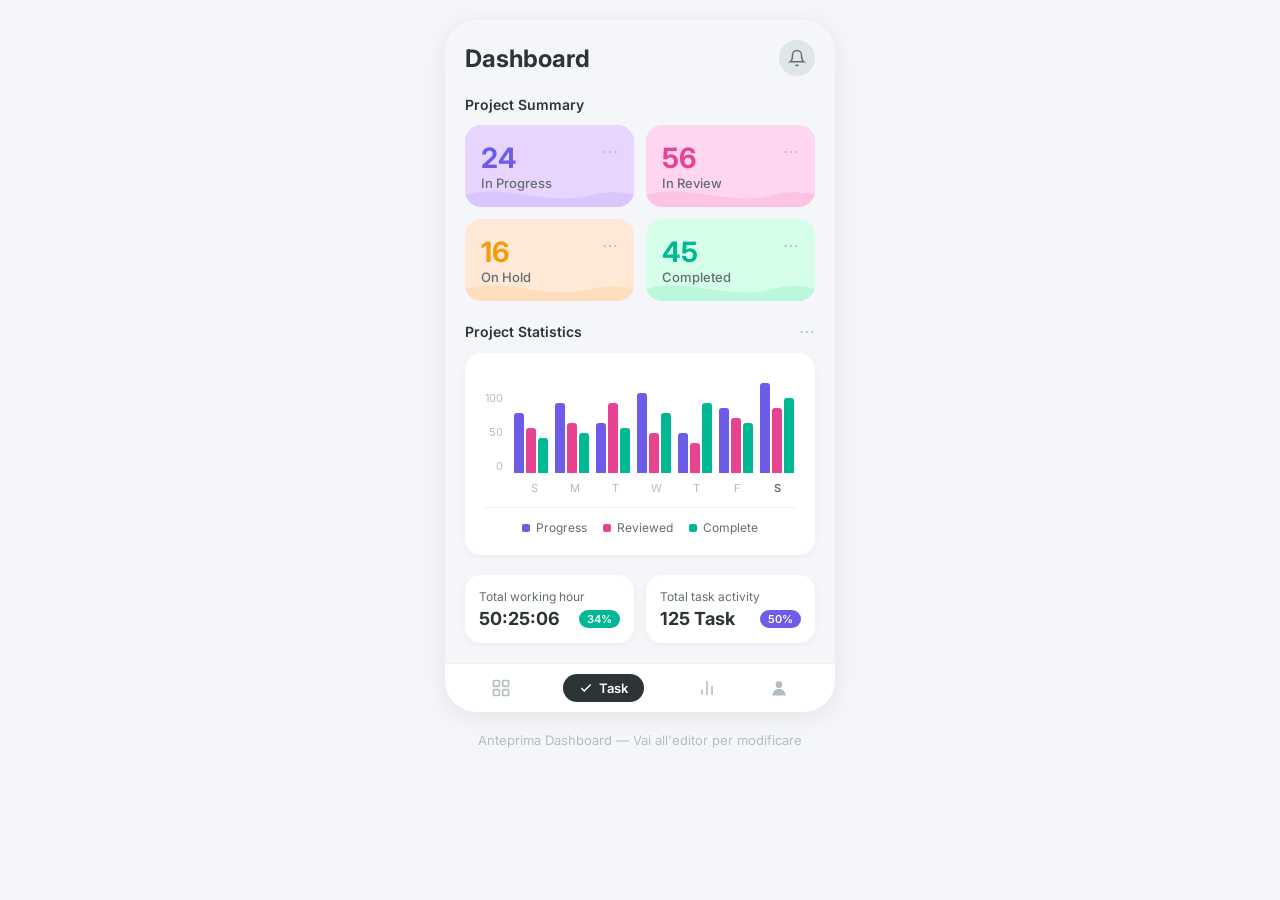
<file: preview-dashboard.html>
<!DOCTYPE html>
<html lang="it">
<head>
  <meta charset="UTF-8">
  <meta name="viewport" content="width=device-width, initial-scale=1.0">
  <title>UI Builder — Anteprima Dashboard</title>
  <link href="https://fonts.googleapis.com/css2?family=Inter:wght@400;500;600;700&display=swap" rel="stylesheet">
  <style>
    * { margin: 0; padding: 0; box-sizing: border-box; }
    body { font-family: 'Inter', sans-serif; background: #F5F6FA; }
    .phone-frame {
      max-width: 390px;
      margin: 20px auto;
      background: #F5F6FA;
      border-radius: 32px;
      box-shadow: 0 4px 24px rgba(0,0,0,0.08);
      overflow: hidden;
    }
  </style>
</head>
<body>
  <div class="phone-frame">

    <!-- HEADER -->
    <div style="display: flex; justify-content: space-between; align-items: center; padding: 20px; background: #F5F6FA;">
      <h1 style="font-size: 24px; font-weight: 700; color: #2D3436; margin: 0;">Dashboard</h1>
      <div style="width: 36px; height: 36px; background: #DFE6E9; border-radius: 50%; display: flex; align-items: center; justify-content: center;">
        <svg width="18" height="18" viewBox="0 0 24 24" fill="none" stroke="#636E72" stroke-width="2"><path d="M18 8A6 6 0 0 0 6 8c0 7-3 9-3 9h18s-3-2-3-9"/><path d="M13.73 21a2 2 0 0 1-3.46 0"/></svg>
      </div>
    </div>

    <!-- PROJECT SUMMARY -->
    <div style="padding: 0 20px 20px;">
      <div style="font-size: 14px; font-weight: 600; color: #2D3436; margin-bottom: 12px;">Project Summary</div>
      <div style="display: grid; grid-template-columns: 1fr 1fr; gap: 12px;">
        <div style="background: #E8D5FF; border-radius: 16px; padding: 16px; position: relative; overflow: hidden;">
          <div style="display: flex; justify-content: space-between; align-items: flex-start; position: relative;">
            <div><div style="font-size: 28px; font-weight: 700; color: #6C5CE7;">24</div><div style="font-size: 13px; color: #636E72; font-weight: 500;">In Progress</div></div>
            <span style="color: #B2BEC3;">⋯</span>
          </div>
          <svg style="position: absolute; bottom: 0; left: 0; width: 100%; height: 24px; opacity: 0.12;" viewBox="0 0 140 24" preserveAspectRatio="none"><path d="M0,12 C35,0 70,24 105,12 C122.5,6 140,12 140,12 L140,24 L0,24 Z" fill="#6C5CE7"/></svg>
        </div>
        <div style="background: #FFD5F0; border-radius: 16px; padding: 16px; position: relative; overflow: hidden;">
          <div style="display: flex; justify-content: space-between; align-items: flex-start; position: relative;">
            <div><div style="font-size: 28px; font-weight: 700; color: #E84393;">56</div><div style="font-size: 13px; color: #636E72; font-weight: 500;">In Review</div></div>
            <span style="color: #B2BEC3;">⋯</span>
          </div>
          <svg style="position: absolute; bottom: 0; left: 0; width: 100%; height: 24px; opacity: 0.12;" viewBox="0 0 140 24" preserveAspectRatio="none"><path d="M0,12 C35,0 70,24 105,12 C122.5,6 140,12 140,12 L140,24 L0,24 Z" fill="#E84393"/></svg>
        </div>
        <div style="background: #FFE8D5; border-radius: 16px; padding: 16px; position: relative; overflow: hidden;">
          <div style="display: flex; justify-content: space-between; align-items: flex-start; position: relative;">
            <div><div style="font-size: 28px; font-weight: 700; color: #F39C12;">16</div><div style="font-size: 13px; color: #636E72; font-weight: 500;">On Hold</div></div>
            <span style="color: #B2BEC3;">⋯</span>
          </div>
          <svg style="position: absolute; bottom: 0; left: 0; width: 100%; height: 24px; opacity: 0.12;" viewBox="0 0 140 24" preserveAspectRatio="none"><path d="M0,12 C35,0 70,24 105,12 C122.5,6 140,12 140,12 L140,24 L0,24 Z" fill="#F39C12"/></svg>
        </div>
        <div style="background: #D5FFE8; border-radius: 16px; padding: 16px; position: relative; overflow: hidden;">
          <div style="display: flex; justify-content: space-between; align-items: flex-start; position: relative;">
            <div><div style="font-size: 28px; font-weight: 700; color: #00B894;">45</div><div style="font-size: 13px; color: #636E72; font-weight: 500;">Completed</div></div>
            <span style="color: #B2BEC3;">⋯</span>
          </div>
          <svg style="position: absolute; bottom: 0; left: 0; width: 100%; height: 24px; opacity: 0.12;" viewBox="0 0 140 24" preserveAspectRatio="none"><path d="M0,12 C35,0 70,24 105,12 C122.5,6 140,12 140,12 L140,24 L0,24 Z" fill="#00B894"/></svg>
        </div>
      </div>
    </div>

    <!-- PROJECT STATISTICS -->
    <div style="padding: 0 20px 20px;">
      <div style="display: flex; justify-content: space-between; align-items: center; margin-bottom: 12px;">
        <div style="font-size: 14px; font-weight: 600; color: #2D3436;">Project Statistics</div>
        <span style="color: #B2BEC3;">⋯</span>
      </div>
      <div style="background: white; border-radius: 16px; padding: 20px; box-shadow: 0 2px 8px rgba(0,0,0,0.04);">
        <!-- Bars -->
        <div style="display: flex; align-items: flex-end; gap: 6px; height: 100px;">
          <div style="flex-direction: column; align-items: flex-end; display: flex; padding-right: 4px; gap: 20px; font-size: 11px; color: #B2BEC3;">
            <span>100</span><span>50</span><span>0</span>
          </div>
          <div style="flex:1; display:flex; justify-content:center; gap:2px; align-items:flex-end; height:100px;"><div style="width:10px; background:#6C5CE7; border-radius:3px 3px 0 0; height:60px"></div><div style="width:10px; background:#E84393; border-radius:3px 3px 0 0; height:45px"></div><div style="width:10px; background:#00B894; border-radius:3px 3px 0 0; height:35px"></div></div>
          <div style="flex:1; display:flex; justify-content:center; gap:2px; align-items:flex-end; height:100px;"><div style="width:10px; background:#6C5CE7; border-radius:3px 3px 0 0; height:70px"></div><div style="width:10px; background:#E84393; border-radius:3px 3px 0 0; height:50px"></div><div style="width:10px; background:#00B894; border-radius:3px 3px 0 0; height:40px"></div></div>
          <div style="flex:1; display:flex; justify-content:center; gap:2px; align-items:flex-end; height:100px;"><div style="width:10px; background:#6C5CE7; border-radius:3px 3px 0 0; height:50px"></div><div style="width:10px; background:#E84393; border-radius:3px 3px 0 0; height:70px"></div><div style="width:10px; background:#00B894; border-radius:3px 3px 0 0; height:45px"></div></div>
          <div style="flex:1; display:flex; justify-content:center; gap:2px; align-items:flex-end; height:100px;"><div style="width:10px; background:#6C5CE7; border-radius:3px 3px 0 0; height:80px"></div><div style="width:10px; background:#E84393; border-radius:3px 3px 0 0; height:40px"></div><div style="width:10px; background:#00B894; border-radius:3px 3px 0 0; height:60px"></div></div>
          <div style="flex:1; display:flex; justify-content:center; gap:2px; align-items:flex-end; height:100px;"><div style="width:10px; background:#6C5CE7; border-radius:3px 3px 0 0; height:40px"></div><div style="width:10px; background:#E84393; border-radius:3px 3px 0 0; height:30px"></div><div style="width:10px; background:#00B894; border-radius:3px 3px 0 0; height:70px"></div></div>
          <div style="flex:1; display:flex; justify-content:center; gap:2px; align-items:flex-end; height:100px;"><div style="width:10px; background:#6C5CE7; border-radius:3px 3px 0 0; height:65px"></div><div style="width:10px; background:#E84393; border-radius:3px 3px 0 0; height:55px"></div><div style="width:10px; background:#00B894; border-radius:3px 3px 0 0; height:50px"></div></div>
          <div style="flex:1; display:flex; justify-content:center; gap:2px; align-items:flex-end; height:100px;"><div style="width:10px; background:#6C5CE7; border-radius:3px 3px 0 0; height:90px"></div><div style="width:10px; background:#E84393; border-radius:3px 3px 0 0; height:65px"></div><div style="width:10px; background:#00B894; border-radius:3px 3px 0 0; height:75px"></div></div>
        </div>
        <!-- Days -->
        <div style="display: flex; gap: 6px; margin-top: 8px; margin-left: 32px;">
          <div style="flex:1; text-align:center; font-size:11px; color:#B2BEC3;">S</div>
          <div style="flex:1; text-align:center; font-size:11px; color:#B2BEC3;">M</div>
          <div style="flex:1; text-align:center; font-size:11px; color:#B2BEC3;">T</div>
          <div style="flex:1; text-align:center; font-size:11px; color:#B2BEC3;">W</div>
          <div style="flex:1; text-align:center; font-size:11px; color:#B2BEC3;">T</div>
          <div style="flex:1; text-align:center; font-size:11px; color:#B2BEC3;">F</div>
          <div style="flex:1; text-align:center; font-size:11px; color:#636E72; font-weight:600;">S</div>
        </div>
        <!-- Legend -->
        <div style="display: flex; gap: 16px; justify-content: center; margin-top: 12px; padding-top: 12px; border-top: 1px solid #F0F0F0;">
          <div style="display: flex; align-items: center; gap: 6px; font-size: 12px; color: #636E72;"><span style="width:8px;height:8px;background:#6C5CE7;border-radius:2px"></span> Progress</div>
          <div style="display: flex; align-items: center; gap: 6px; font-size: 12px; color: #636E72;"><span style="width:8px;height:8px;background:#E84393;border-radius:2px"></span> Reviewed</div>
          <div style="display: flex; align-items: center; gap: 6px; font-size: 12px; color: #636E72;"><span style="width:8px;height:8px;background:#00B894;border-radius:2px"></span> Complete</div>
        </div>
      </div>
    </div>

    <!-- BOTTOM STATS -->
    <div style="padding: 0 20px 20px;">
      <div style="display: flex; gap: 12px;">
        <div style="flex:1; background:white; border-radius:16px; padding:14px; box-shadow:0 2px 8px rgba(0,0,0,0.04);">
          <div style="font-size:12px; color:#636E72; margin-bottom:4px;">Total working hour</div>
          <div style="display:flex; justify-content:space-between; align-items:center;">
            <span style="font-size:18px; font-weight:700; color:#2D3436;">50:25:06</span>
            <span style="font-size:11px; font-weight:600; color:white; background:#00B894; padding:2px 8px; border-radius:20px;">34%</span>
          </div>
        </div>
        <div style="flex:1; background:white; border-radius:16px; padding:14px; box-shadow:0 2px 8px rgba(0,0,0,0.04);">
          <div style="font-size:12px; color:#636E72; margin-bottom:4px;">Total task activity</div>
          <div style="display:flex; justify-content:space-between; align-items:center;">
            <span style="font-size:18px; font-weight:700; color:#2D3436;">125 Task</span>
            <span style="font-size:11px; font-weight:600; color:white; background:#6C5CE7; padding:2px 8px; border-radius:20px;">50%</span>
          </div>
        </div>
      </div>
    </div>

    <!-- BOTTOM NAV -->
    <div style="display: flex; justify-content: space-around; align-items: center; padding: 10px 20px; background: white; border-top: 1px solid #F0F0F0;">
      <svg width="20" height="20" viewBox="0 0 24 24" fill="none" stroke="#B2BEC3" stroke-width="2"><rect x="3" y="3" width="7" height="7" rx="1"/><rect x="14" y="3" width="7" height="7" rx="1"/><rect x="3" y="14" width="7" height="7" rx="1"/><rect x="14" y="14" width="7" height="7" rx="1"/></svg>
      <div style="display:flex; align-items:center; gap:6px; background:#2D3436; padding:6px 16px; border-radius:20px;">
        <svg width="14" height="14" viewBox="0 0 24 24" fill="none" stroke="white" stroke-width="2.5"><polyline points="20 6 9 17 4 12"/></svg>
        <span style="font-size:13px; font-weight:600; color:white;">Task</span>
      </div>
      <svg width="20" height="20" viewBox="0 0 24 24" fill="none" stroke="#B2BEC3" stroke-width="2"><line x1="18" y1="20" x2="18" y2="10"/><line x1="12" y1="20" x2="12" y2="4"/><line x1="6" y1="20" x2="6" y2="14"/></svg>
      <svg width="20" height="20" viewBox="0 0 24 24" fill="#B2BEC3"><circle cx="12" cy="8" r="4"/><path d="M4 21c0-4 3.6-8 8-8s8 4 8 8"/></svg>
    </div>

  </div>
  <p style="text-align: center; margin: 20px; color: #B2BEC3; font-size: 13px;">Anteprima Dashboard — Vai all'editor per modificare</p>
</body>
</html>
</file>
